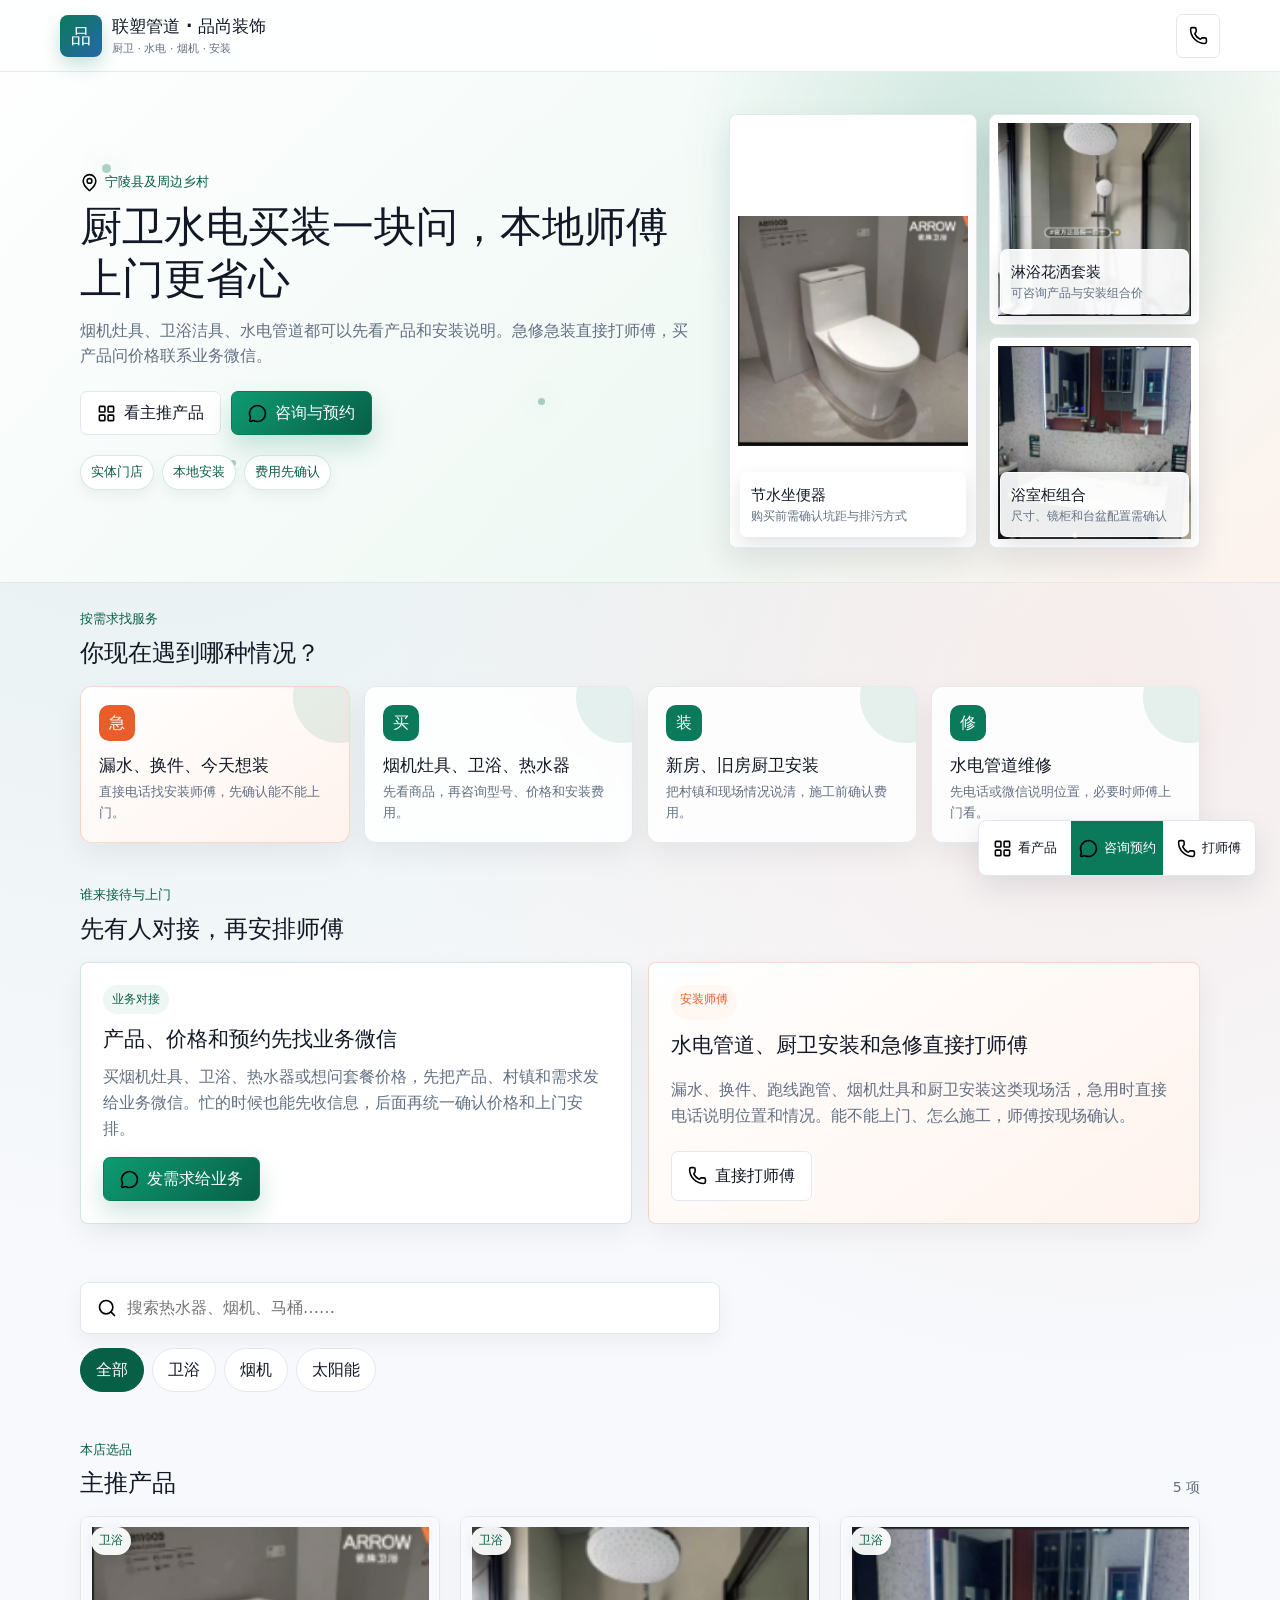
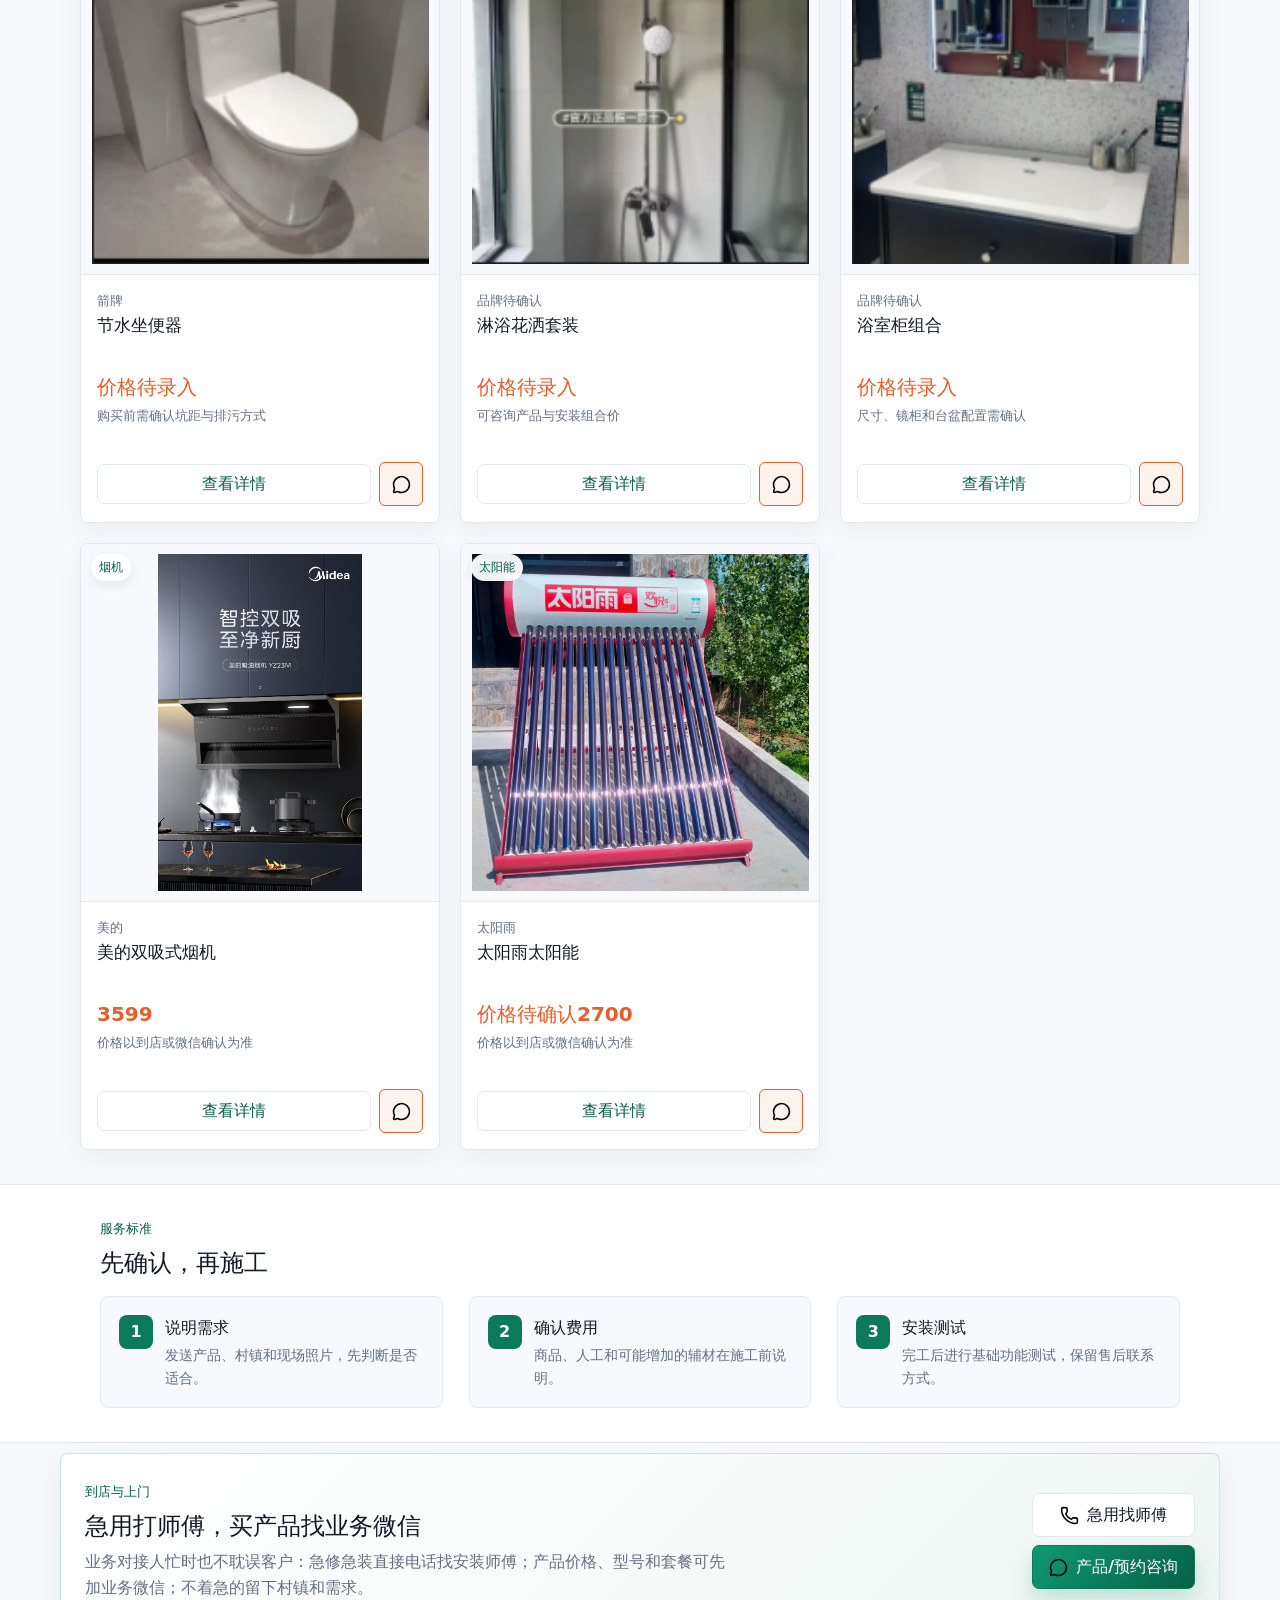
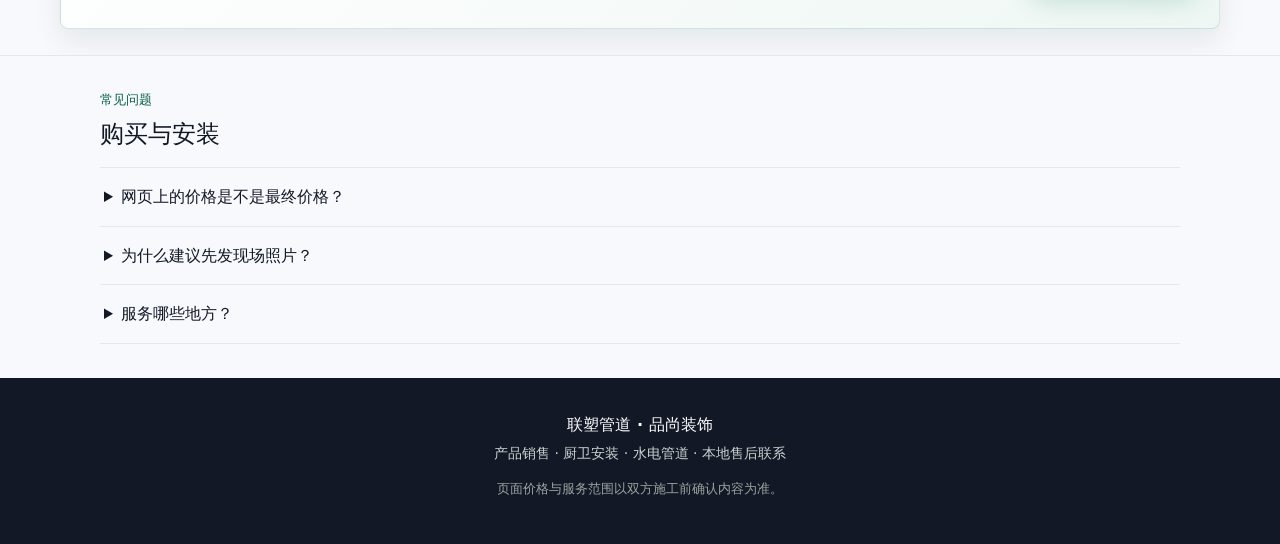
<file: index.html>
<!doctype html>
<html lang="zh-CN">
<head>
  <meta charset="utf-8">
  <meta name="viewport" content="width=device-width, initial-scale=1">
  <meta name="theme-color" content="#08765c">
  <meta name="description" content="联塑管道·品尚装饰，服务宁陵县及周边乡村，提供厨卫产品、水电管道、烟机灶具销售与安装服务。">
  <link rel="canonical" href="https://shop.reverser9n6h12.me/">
  <meta property="og:title" content="联塑管道 · 品尚装饰">
  <meta property="og:description" content="宁陵县及周边乡村厨卫水电产品、安装与售后服务。">
  <meta property="og:type" content="website">
  <meta property="og:site_name" content="品尚装饰">
  <meta property="og:url" content="https://shop.reverser9n6h12.me/">
  <meta property="og:image" content="https://shop.reverser9n6h12.me/assets/mobile-admin-icon-512.png">
  <meta property="og:image:secure_url" content="https://shop.reverser9n6h12.me/assets/mobile-admin-icon-512.png">
  <meta property="og:image:type" content="image/png">
  <meta property="og:image:width" content="512">
  <meta property="og:image:height" content="512">
  <meta name="twitter:card" content="summary">
  <meta name="twitter:title" content="联塑管道 · 品尚装饰">
  <meta name="twitter:description" content="宁陵县及周边乡村厨卫水电产品、安装与售后服务。">
  <meta name="twitter:image" content="https://shop.reverser9n6h12.me/assets/mobile-admin-icon-512.png">
  <link rel="image_src" href="https://shop.reverser9n6h12.me/assets/mobile-admin-icon-512.png">
  <title>联塑管道 · 品尚装饰</title>
  <link rel="icon" href="assets/icons/layout-grid.svg" type="image/svg+xml">
  <link rel="manifest" href="site.webmanifest">
  <link rel="apple-touch-icon" href="assets/mobile-admin-icon-192.png">
  <link rel="stylesheet" href="styles.css">
</head>
<body>
  <a class="skip-link" href="#products">跳到产品目录</a>

  <header class="site-header">
    <a class="brand" href="#top" aria-label="返回首页">
      <span class="brand-mark" aria-hidden="true">品</span>
      <span>
        <strong>联塑管道 · 品尚装饰</strong>
        <small>厨卫 · 水电 · 烟机 · 安装</small>
      </span>
    </a>
    <button class="icon-button" type="button" data-open-contact aria-label="联系店铺" title="联系店铺">
      <img src="assets/icons/phone.svg" alt="">
    </button>
  </header>

  <main id="top">
    <section class="service-intro" aria-labelledby="intro-title">
      <div class="hero-ambient" aria-hidden="true">
        <span></span>
        <span></span>
        <span></span>
        <span></span>
        <span></span>
      </div>
      <div class="service-intro__inner">
        <div class="hero-copy">
          <p class="eyebrow"><img src="assets/icons/map-pin.svg" alt="">宁陵县及周边乡村</p>
          <h1 id="intro-title">厨卫水电买装一块问，本地师傅上门更省心</h1>
          <p>烟机灶具、卫浴洁具、水电管道都可以先看产品和安装说明。急修急装直接打师傅，买产品问价格联系业务微信。</p>
          <div class="hero-actions">
            <a class="button button--secondary" href="#products">
              <img src="assets/icons/layout-grid.svg" alt="">
              看主推产品
            </a>
            <button class="button button--primary" type="button" data-open-contact>
              <img src="assets/icons/message-circle.svg" alt="">
              咨询与预约
            </button>
          </div>
          <div class="trust-strip" aria-label="服务特点">
            <span>实体门店</span>
            <span>本地安装</span>
            <span>费用先确认</span>
          </div>
        </div>
        <div class="hero-showcase" id="heroShowcase" aria-label="主推产品展示">
          <article class="showcase-card showcase-card--large">
            <img src="assets/products/water-heater.png" alt="热水器">
            <div>
              <strong>热水器</strong>
              <span>容量、线路、安装先确认</span>
            </div>
          </article>
          <article class="showcase-card">
            <img src="assets/products/gas-hob.png" alt="烟机灶具">
            <div>
              <strong>烟机灶具</strong>
              <span>气源与开孔要核对</span>
            </div>
          </article>
          <article class="showcase-card">
            <img src="assets/products/toilet.png" alt="卫浴坐便器">
            <div>
              <strong>卫浴</strong>
              <span>坑距、尺寸、配件看明白</span>
            </div>
          </article>
        </div>
      </div>
    </section>

    <section class="scenario-section" aria-labelledby="scenario-title">
      <div class="section-heading">
        <div>
          <p class="eyebrow">按需求找服务</p>
          <h2 id="scenario-title">你现在遇到哪种情况？</h2>
        </div>
      </div>
      <div class="scenario-grid">
        <a class="scenario-card scenario-card--urgent" href="tel:13781449660">
          <span>急</span>
          <strong>漏水、换件、今天想装</strong>
          <p>直接电话找安装师傅，先确认能不能上门。</p>
        </a>
        <button class="scenario-card" type="button" data-open-contact>
          <span>买</span>
          <strong>烟机灶具、卫浴、热水器</strong>
          <p>先看商品，再咨询型号、价格和安装费用。</p>
        </button>
        <button class="scenario-card" type="button" data-open-contact>
          <span>装</span>
          <strong>新房、旧房厨卫安装</strong>
          <p>把村镇和现场情况说清，施工前确认费用。</p>
        </button>
        <button class="scenario-card" type="button" data-open-contact>
          <span>修</span>
          <strong>水电管道维修</strong>
          <p>先电话或微信说明位置，必要时师傅上门看。</p>
        </button>
      </div>
    </section>

    <section class="section team-section" aria-labelledby="team-title">
      <div class="section-heading">
        <div>
          <p class="eyebrow">谁来接待与上门</p>
          <h2 id="team-title">先有人对接，再安排师傅</h2>
        </div>
      </div>
      <div class="team-grid">
        <article class="team-card">
          <span class="team-card__badge">业务对接</span>
          <h3>产品、价格和预约先找业务微信</h3>
          <p>买烟机灶具、卫浴、热水器或想问套餐价格，先把产品、村镇和需求发给业务微信。忙的时候也能先收信息，后面再统一确认价格和上门安排。</p>
          <button class="button button--primary" type="button" data-open-contact>
            <img src="assets/icons/message-circle.svg" alt="">
            发需求给业务
          </button>
        </article>
        <article class="team-card team-card--installer">
          <span class="team-card__badge">安装师傅</span>
          <h3>水电管道、厨卫安装和急修直接打师傅</h3>
          <p>漏水、换件、跑线跑管、烟机灶具和厨卫安装这类现场活，急用时直接电话说明位置和情况。能不能上门、怎么施工，师傅按现场确认。</p>
          <a class="button button--secondary" href="tel:13781449660">
            <img src="assets/icons/phone.svg" alt="">
            直接打师傅
          </a>
        </article>
      </div>
    </section>

    <section class="catalog-tools" aria-label="产品筛选">
      <label class="search-box">
        <img src="assets/icons/search.svg" alt="">
        <input id="productSearch" type="search" placeholder="搜索热水器、烟机、马桶……" autocomplete="off">
      </label>
      <div class="category-tabs" id="categoryTabs" role="tablist" aria-label="产品分类"></div>
    </section>

    <section class="section products-section" id="products" aria-labelledby="products-title">
      <div class="section-heading">
        <div>
          <p class="eyebrow">本店选品</p>
          <h2 id="products-title">主推产品</h2>
        </div>
        <span class="result-count" id="resultCount" aria-live="polite"></span>
      </div>
      <div class="product-grid" id="productGrid"></div>
      <div class="empty-state" id="emptyState" hidden>
        <strong>暂时没有匹配的产品</strong>
        <p>换个关键词，或直接联系店里说明需求。</p>
        <button class="button button--secondary" type="button" data-open-contact>联系/预约</button>
      </div>
    </section>

    <section class="section service-standard" aria-labelledby="standard-title">
      <div class="section-heading">
        <div>
          <p class="eyebrow">服务标准</p>
          <h2 id="standard-title">先确认，再施工</h2>
        </div>
      </div>
      <ol class="service-steps">
        <li>
          <span>1</span>
          <div><strong>说明需求</strong><p>发送产品、村镇和现场照片，先判断是否适合。</p></div>
        </li>
        <li>
          <span>2</span>
          <div><strong>确认费用</strong><p>商品、人工和可能增加的辅材在施工前说明。</p></div>
        </li>
        <li>
          <span>3</span>
          <div><strong>安装测试</strong><p>完工后进行基础功能测试，保留售后联系方式。</p></div>
        </li>
      </ol>
    </section>

    <section class="section case-section" id="cases" aria-labelledby="cases-title" hidden>
      <div class="section-heading">
        <div>
          <p class="eyebrow">完工记录</p>
          <h2 id="cases-title">真实安装案例</h2>
        </div>
      </div>
      <div class="case-grid" id="caseGrid"></div>
    </section>

    <section class="contact-band" aria-labelledby="contact-title">
      <div>
        <p class="eyebrow">到店与上门</p>
        <h2 id="contact-title">急用打师傅，买产品找业务微信</h2>
        <p>业务对接人忙时也不耽误客户：急修急装直接电话找安装师傅；产品价格、型号和套餐可先加业务微信；不着急的留下村镇和需求。</p>
      </div>
      <div class="contact-band__actions">
        <a class="button button--secondary" href="tel:13781449660">
          <img src="assets/icons/phone.svg" alt="">
          急用找师傅
        </a>
        <button class="button button--primary" type="button" data-open-contact>
          <img src="assets/icons/message-circle.svg" alt="">
          产品/预约咨询
        </button>
      </div>
    </section>

    <section class="section faq-section" aria-labelledby="faq-title">
      <div class="section-heading">
        <div>
          <p class="eyebrow">常见问题</p>
          <h2 id="faq-title">购买与安装</h2>
        </div>
      </div>
      <div class="faq-list">
        <details>
          <summary>网页上的价格是不是最终价格？</summary>
          <p>产品价格可以明确展示；安装价格还会受到距离、拆旧、打孔、管线长度和现场改造等因素影响。施工前会确认费用。</p>
        </details>
        <details>
          <summary>为什么建议先发现场照片？</summary>
          <p>安装位置、尺寸、旧设备和管线情况会影响选型。提前发照片可以减少买错型号和临时增加费用。</p>
        </details>
        <details>
          <summary>服务哪些地方？</summary>
          <p>主要服务宁陵县及其乡下村庄。较远村镇是否上门以及路费安排，请电话或微信确认。</p>
        </details>
      </div>
    </section>
  </main>

  <footer class="site-footer">
    <strong>联塑管道 · 品尚装饰</strong>
    <p>产品销售 · 厨卫安装 · 水电管道 · 本地售后联系</p>
    <p class="visit-stats" aria-label="网站浏览统计">
      <span id="busuanzi_container_site_pv" style="display: none;">累计浏览 <b id="busuanzi_value_site_pv">0</b> 次</span>
      <span id="busuanzi_container_site_uv" style="display: none;">访客 <b id="busuanzi_value_site_uv">0</b> 人</span>
    </p>
    <small>页面价格与服务范围以双方施工前确认内容为准。</small>
  </footer>

  <nav class="mobile-actions" aria-label="快捷联系">
    <a href="#products">
      <img src="assets/icons/layout-grid.svg" alt="">
      <span>看产品</span>
    </a>
    <button type="button" data-open-contact>
      <img src="assets/icons/message-circle.svg" alt="">
      <span>咨询预约</span>
    </button>
    <a href="tel:13781449660">
      <img src="assets/icons/phone.svg" alt="">
      <span>打师傅</span>
    </a>
  </nav>

  <dialog class="product-dialog" id="productDialog" aria-labelledby="productDialogTitle">
    <button class="dialog-close icon-button" type="button" data-close-dialog aria-label="关闭产品详情" title="关闭">
      <img src="assets/icons/x.svg" alt="">
    </button>
    <div id="productDialogContent"></div>
  </dialog>

  <dialog class="contact-dialog" id="contactDialog" aria-labelledby="contactDialogTitle">
    <button class="dialog-close icon-button" type="button" data-close-dialog aria-label="关闭联系窗口" title="关闭">
      <img src="assets/icons/x.svg" alt="">
    </button>
    <div class="contact-dialog__content">
      <p class="eyebrow">咨询与预约</p>
      <h2 id="contactDialogTitle">联系联塑管道 · 品尚装饰</h2>
      <p class="dialog-lead">按情况选路：急修急装直接打安装师傅；买产品、问价格找业务微信；不着急就复制预约信息发给店里，方便后续回电。</p>

      <div class="contact-paths" aria-label="联系分流">
        <a class="contact-path contact-path--urgent" href="tel:13781449660">
          <span>急修 / 急装</span>
          <strong>直接打安装师傅</strong>
          <small>适合漏水、换件、今天就想装</small>
        </a>
        <button class="contact-path" type="button" data-copy-open-wechat>
          <span>买产品 / 问价格</span>
          <strong>复制后加业务微信</strong>
          <small>适合烟机灶具、卫浴、热水器</small>
        </button>
        <button class="contact-path" type="button" data-focus-inquiry>
          <span>不着急</span>
          <strong>留下村镇和需求</strong>
          <small>店里有空后回电确认</small>
        </button>
      </div>

      <div class="phone-list">
        <a href="tel:13781449660"><img src="assets/icons/phone.svg" alt=""><span><small>安装师傅 / 急修急装</small>137 8144 9660</span></a>
        <a href="tel:15836485998"><img src="assets/icons/phone.svg" alt=""><span><small>业务咨询 / 产品价格</small>158 3648 5998</span></a>
      </div>

      <div class="wechat-panel" id="wechatPanel" hidden>
        <div class="qr-placeholder" id="qrPlaceholder" aria-label="业务微信二维码待上传">
          <img src="assets/icons/qr-code.svg" alt="">
          <span>业务微信二维码待上传</span>
        </div>
        <div>
          <strong>业务微信</strong>
          <p id="wechatHelp">微信内长按二维码可识别添加；如果填写了微信号，也可以一键复制后到微信搜索。</p>
          <div class="wechat-actions" id="wechatActions" hidden>
            <span id="wechatIdText"></span>
            <button class="button button--quiet" id="copyWechatButton" type="button" data-copy-wechat>复制微信号</button>
            <a class="button button--quiet" id="qrImageButton" target="_blank" rel="noopener" hidden>打开二维码大图</a>
            <a class="button button--quiet" id="wechatLinkButton" rel="noopener" hidden>打开微信咨询</a>
          </div>
        </div>
      </div>

      <form class="inquiry-form" id="inquiryForm">
        <p class="form-intro">把村镇和需求写清楚，点复制后发给业务微信；急用请直接拨打安装师傅电话。</p>
        <label>意向产品<input id="inquiryProduct" name="product" type="text" readonly></label>
        <label>所在村镇<input id="inquiryVillage" name="village" type="text" placeholder="例如：宁陵县XX乡XX村"></label>
        <label>需求说明<textarea id="inquiryNeed" name="need" rows="3" placeholder="例如：旧热水器更换，需要拆旧"></textarea></label>
        <div class="inquiry-actions">
          <button class="button button--primary" type="button" data-copy-open-wechat><img src="assets/icons/message-circle.svg" alt=""><span id="copyOpenWechatLabel">复制后加业务微信</span></button>
          <button class="button button--secondary" type="submit"><img src="assets/icons/copy.svg" alt="">只复制预约信息</button>
        </div>
        <p class="contact-method-note">微信个人号通常需要扫码或搜索添加；复制后粘贴给业务微信即可，急用可直接打安装师傅电话。</p>
        <p class="copy-status" id="copyStatus" role="status" aria-live="polite"></p>
      </form>
    </div>
  </dialog>

  <div class="site-toast" id="siteToast" role="status" aria-live="polite" hidden></div>

  <script src="data.js"></script>
  <script src="app.js"></script>
  <script>
    if ("serviceWorker" in navigator) {
      window.addEventListener("load", () => {
        navigator.serviceWorker.register("./site-sw.js").catch(() => {});
      });
    }
  </script>
  <script async src="https://busuanzi.ibruce.info/busuanzi/2.3/busuanzi.pure.mini.js"></script>
</body>
</html>
</file>
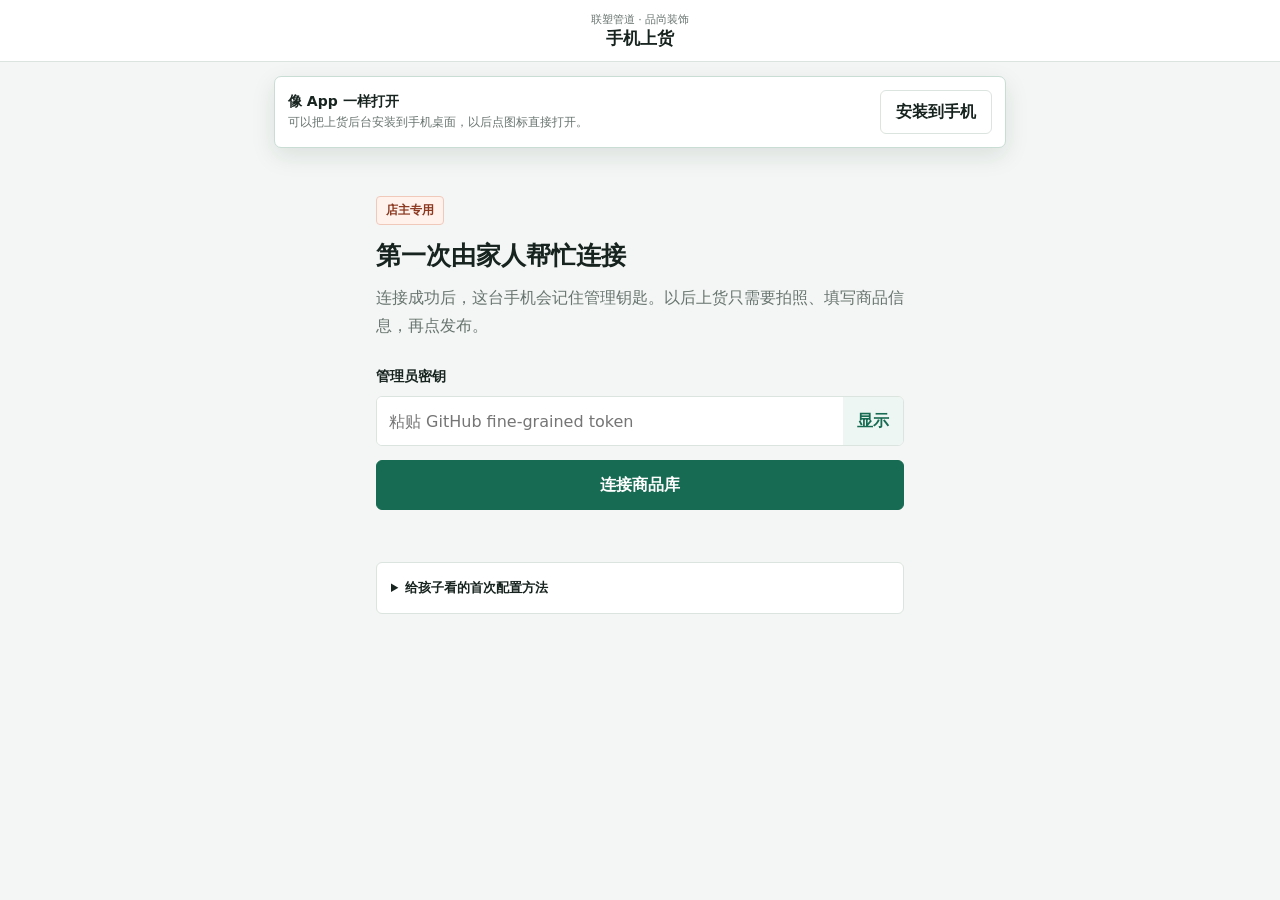
<file: mobile-admin.html>
<!doctype html>
<html lang="zh-CN">
<head>
  <meta charset="utf-8">
  <meta name="viewport" content="width=device-width, initial-scale=1, viewport-fit=cover">
  <meta name="robots" content="noindex, nofollow">
  <meta name="theme-color" content="#176b52">
  <meta name="application-name" content="品尚上货">
  <meta name="apple-mobile-web-app-capable" content="yes">
  <meta name="apple-mobile-web-app-title" content="品尚上货">
  <meta name="apple-mobile-web-app-status-bar-style" content="default">
  <title>手机上货｜联塑管道 · 品尚装饰</title>
  <link rel="manifest" href="mobile-admin.webmanifest">
  <link rel="apple-touch-icon" href="assets/mobile-admin-icon-192.png">
  <link rel="stylesheet" href="mobile-admin.css">
</head>
<body>
  <header class="topbar">
    <button class="back-button" id="backButton" type="button" hidden aria-label="返回商品列表">&#8592;</button>
    <div class="topbar__title">
      <span>联塑管道 · 品尚装饰</span>
      <strong id="pageTitle">手机上货</strong>
    </div>
    <button class="text-button" id="settingsButton" type="button" hidden>设置</button>
  </header>

  <main>
    <section class="install-tip" id="installTip" hidden>
      <div>
        <strong>像 App 一样打开</strong>
        <p id="installHint">添加到手机桌面后，以后点“品尚上货”图标就能上货。</p>
      </div>
      <button class="secondary-button" id="installAppButton" type="button">安装到手机</button>
    </section>

    <section class="setup" id="setupView">
      <div class="setup__mark">店主专用</div>
      <h1>第一次由家人帮忙连接</h1>
      <p>连接成功后，这台手机会记住管理钥匙。以后上货只需要拍照、填写商品信息，再点发布。</p>

      <form class="setup-form" id="setupForm">
        <label for="tokenInput">管理员密钥</label>
        <div class="secret-field">
          <input id="tokenInput" type="password" autocomplete="off" autocapitalize="off" spellcheck="false" placeholder="粘贴 GitHub fine-grained token">
          <button id="toggleTokenButton" type="button">显示</button>
        </div>
        <button class="primary-button primary-button--large" id="connectButton" type="submit">连接商品库</button>
      </form>

      <div class="message" id="setupMessage" role="status" aria-live="polite"></div>

      <details class="setup-help">
        <summary>给孩子看的首次配置方法</summary>
        <ol>
          <li>登录店铺所用的 GitHub 账号，创建 fine-grained token。</li>
          <li>仓库只选 <code>pinshang</code>，权限只开 <code>Contents: Read and write</code>。</li>
          <li>把生成的密钥粘贴到上面并连接。不要把密钥发给别人或写进源码。</li>
        </ol>
        <a href="https://github.com/settings/personal-access-tokens/new" target="_blank" rel="noreferrer">打开 GitHub 密钥设置</a>
      </details>
    </section>

    <section class="catalog" id="catalogView" hidden>
      <div class="catalog-actions">
        <label class="search-box">
          <span class="sr-only">搜索商品</span>
          <input id="searchInput" type="search" placeholder="搜索商品名、品牌或型号">
        </label>
        <button class="primary-button" id="addButton" type="button">+ 新增商品</button>
      </div>

      <div class="sync-line">
        <span id="accountLabel">已连接</span>
        <button class="link-button" id="reloadButton" type="button">刷新商品</button>
      </div>

      <div class="product-list" id="productList"></div>
      <div class="empty-state" id="emptyState" hidden>没有找到商品</div>
    </section>

    <section class="editor" id="editorView" hidden>
      <form id="productForm">
        <section class="form-section form-section--photos">
          <div class="section-heading">
            <div>
              <h2>商品照片</h2>
              <p>第一张会作为商品主图，最多 6 张</p>
            </div>
            <label class="upload-button">
              拍照 / 选图
              <input id="photoInput" type="file" accept="image/*" multiple>
            </label>
          </div>
          <div class="photo-list" id="photoList"></div>
        </section>

        <section class="form-section">
          <h2>基本信息</h2>
          <div class="field-grid">
            <label class="field field--wide">商品名称<span>*</span>
              <input id="nameInput" type="text" required placeholder="例如：美的 60L 电热水器">
            </label>
            <label class="field">分类<span>*</span>
              <input id="categoryInput" type="text" list="categoryOptions" required placeholder="选择或输入分类">
            </label>
            <label class="field">价格
              <input id="priceInput" type="text" inputmode="decimal" placeholder="例如：899元">
            </label>
            <label class="field">品牌
              <input id="brandInput" type="text" placeholder="例如：美的">
            </label>
            <label class="field">型号
              <input id="modelInput" type="text" placeholder="照包装填写">
            </label>
            <label class="field field--wide">一句话介绍
              <textarea id="descriptionInput" rows="3" placeholder="这款商品适合什么家庭、有什么特点"></textarea>
            </label>
            <label class="field field--wide">价格说明
              <input id="priceNoteInput" type="text" placeholder="例如：价格以到店或微信确认为准">
            </label>
            <label class="field field--wide">视频地址
              <input id="videoUrlInput" type="text" placeholder="https://... 或 assets/products/demo.mp4">
            </label>
            <label class="upload-button upload-button--video">
              选择视频
              <input id="videoInput" type="file" accept="video/mp4,video/webm,video/ogg">
            </label>
            <button class="secondary-button" id="clearVideoButton" type="button">清空视频</button>
            <label class="field">视频封面
              <input id="videoCoverInput" type="text" placeholder="不填默认用主图">
            </label>
            <label class="field field--wide">视频介绍
              <textarea id="videoIntroInput" rows="2" placeholder="视频里展示的重点，不填也能发布"></textarea>
            </label>
          </div>
        </section>

        <details class="form-section advanced-section">
          <summary>
            <span><strong>详细介绍与参数</strong><small>有资料时再填，不填也能发布</small></span>
            <span>展开</span>
          </summary>
          <div class="advanced-fields">
            <label class="field">商品卖点 <small>一行写一个</small>
              <textarea id="sellingPointsInput" rows="5" placeholder="大风量，适合经常爆炒&#10;支持手势控制"></textarea>
            </label>
            <label class="field">规格参数 <small>一行一个，格式：参数=内容</small>
              <textarea id="specsInput" rows="6" placeholder="容量=60L&#10;额定功率=2200W"></textarea>
            </label>
            <label class="field">购买前说明 <small>一行写一个</small>
              <textarea id="buyingGuideInput" rows="4"></textarea>
            </label>
            <label class="field">安装前确认 <small>一行写一个</small>
              <textarea id="installCheckInput" rows="4"></textarea>
            </label>
            <label class="field">基础安装包含 <small>一行写一个</small>
              <textarea id="includedInput" rows="4"></textarea>
            </label>
            <label class="field">可能另外收费 <small>一行写一个</small>
              <textarea id="extrasInput" rows="4"></textarea>
            </label>
            <label class="field">常见问题 <small>一行一个，格式：问题=回答</small>
              <textarea id="faqsInput" rows="5"></textarea>
            </label>
            <label class="field">注意事项
              <textarea id="noticeInput" rows="3"></textarea>
            </label>
          </div>
        </details>

        <div class="danger-zone" id="dangerZone">
          <button class="danger-button" id="deleteButton" type="button">删除这个商品</button>
        </div>

        <div class="publish-bar">
          <div class="publish-message" id="publishMessage" role="status" aria-live="polite"></div>
          <button class="primary-button primary-button--publish" id="publishButton" type="submit">发布到网站</button>
        </div>
      </form>
    </section>

    <section class="settings" id="settingsView" hidden>
      <h1>管理设置</h1>
      <div class="settings-row">
        <span>商品仓库</span>
        <strong>shi3435254161-lgtm / pinshang</strong>
      </div>
      <div class="settings-row">
        <span>当前账号</span>
        <strong id="settingsAccount">-</strong>
      </div>
      <a class="secondary-button" href="https://shop.reverser9n6h12.me/" target="_blank" rel="noreferrer">查看客户网站</a>
      <button class="danger-button danger-button--block" id="disconnectButton" type="button">清除这台手机的管理权限</button>
      <p class="settings-note">管理密钥只保存在当前浏览器。清除浏览器数据、换手机或密钥到期后，需要重新连接。</p>
    </section>
  </main>

  <datalist id="categoryOptions"></datalist>
  <script src="mobile-admin.js"></script>
</body>
</html>
</file>
<file: styles.css>
:root {
  --ink: #121826;
  --muted: #637083;
  --line: #e3e8ef;
  --surface: #f7f9fc;
  --surface-strong: #eef7f3;
  --white: #ffffff;
  --primary: #0b7a5a;
  --primary-dark: #075f46;
  --accent: #e85d2a;
  --accent-soft: #fff3ed;
  --blue: #2667a8;
  --gold: #b7791f;
  --shadow: 0 12px 30px rgba(18, 24, 38, 0.1);
  --shadow-lift: 0 18px 42px rgba(18, 24, 38, 0.14);
  --ease-out: cubic-bezier(0.2, 0.8, 0.2, 1);
  --soft-glow: 0 18px 50px rgba(8, 118, 92, 0.16);
  color-scheme: light;
  font-family: "Microsoft YaHei", "PingFang SC", system-ui, sans-serif;
  font-size: 16px;
  font-synthesis: none;
  letter-spacing: 0;
}

* {
  box-sizing: border-box;
}

html {
  scroll-behavior: smooth;
}

body {
  margin: 0;
  min-width: 320px;
  color: var(--ink);
  background:
    radial-gradient(circle at 12% 8%, rgba(11, 122, 90, 0.08), transparent 26%),
    radial-gradient(circle at 86% 18%, rgba(232, 93, 42, 0.08), transparent 22%),
    var(--surface);
  line-height: 1.6;
}

button,
input,
textarea {
  font: inherit;
  letter-spacing: 0;
}

button,
a {
  -webkit-tap-highlight-color: transparent;
}

button {
  color: inherit;
}

a {
  color: inherit;
  text-decoration: none;
}

img {
  display: block;
  max-width: 100%;
}

h1,
h2,
h3,
p {
  margin-top: 0;
}

h1,
h2,
h3 {
  line-height: 1.25;
  letter-spacing: 0;
}

.skip-link {
  position: fixed;
  top: 8px;
  left: 8px;
  z-index: 100;
  padding: 8px 12px;
  color: var(--white);
  background: var(--ink);
  transform: translateY(-150%);
}

.skip-link:focus {
  transform: translateY(0);
}

@keyframes fade-up {
  from {
    opacity: 0;
    transform: translateY(10px);
  }

  to {
    opacity: 1;
    transform: translateY(0);
  }
}

@keyframes dialog-in {
  from {
    opacity: 0;
    transform: translateY(16px) scale(0.98);
  }

  to {
    opacity: 1;
    transform: translateY(0) scale(1);
  }
}

@keyframes backdrop-in {
  from {
    opacity: 0;
  }

  to {
    opacity: 1;
  }
}

@keyframes tap-ripple {
  from {
    opacity: 0.32;
    transform: translate(-50%, -50%) scale(0);
  }

  to {
    opacity: 0;
    transform: translate(-50%, -50%) scale(1);
  }
}

@keyframes status-pop {
  from {
    opacity: 0;
    transform: translateY(4px);
  }

  to {
    opacity: 1;
    transform: translateY(0);
  }
}

@keyframes float-dot {
  0%,
  100% {
    opacity: 0.34;
    transform: translate3d(0, 0, 0) scale(1);
  }

  50% {
    opacity: 0.82;
    transform: translate3d(14px, -18px, 0) scale(1.18);
  }
}

@keyframes soft-shine {
  from {
    transform: translateX(-130%) skewX(-18deg);
  }

  to {
    transform: translateX(150%) skewX(-18deg);
  }
}

.site-header {
  position: sticky;
  top: 0;
  z-index: 20;
  display: flex;
  align-items: center;
  justify-content: space-between;
  min-height: 72px;
  padding: 12px max(16px, calc((100% - 1160px) / 2));
  border-bottom: 1px solid rgba(227, 232, 239, 0.92);
  background: rgba(255, 255, 255, 0.94);
  backdrop-filter: blur(12px);
}

.brand {
  display: inline-flex;
  align-items: center;
  min-width: 0;
  gap: 10px;
}

.brand-mark {
  display: grid;
  flex: 0 0 42px;
  width: 42px;
  height: 42px;
  place-items: center;
  border-radius: 8px;
  color: var(--white);
  background: linear-gradient(135deg, var(--primary), var(--blue));
  font-size: 20px;
  font-weight: 800;
  box-shadow: 0 8px 18px rgba(8, 118, 92, 0.22);
}

.brand strong,
.brand small {
  display: block;
}

.brand strong {
  overflow: hidden;
  font-size: 17px;
  text-overflow: ellipsis;
  white-space: nowrap;
}

.brand small {
  color: var(--muted);
  font-size: 11px;
}

.icon-button {
  position: relative;
  display: inline-grid;
  flex: 0 0 44px;
  width: 44px;
  height: 44px;
  padding: 0;
  place-items: center;
  border: 1px solid var(--line);
  border-radius: 6px;
  background: var(--white);
  cursor: pointer;
  overflow: hidden;
  transition: background 160ms var(--ease-out), border-color 160ms var(--ease-out), box-shadow 160ms var(--ease-out), transform 160ms var(--ease-out);
}

.icon-button:hover {
  border-color: var(--primary);
  background: var(--surface);
  transform: translateY(-1px);
  box-shadow: 0 8px 18px rgba(23, 33, 30, 0.1);
}

.icon-button:active {
  transform: translateY(0) scale(0.97);
}

.icon-button img,
.button img,
.eyebrow img,
.mobile-actions img,
.phone-list img,
.safety-note > img {
  width: 19px;
  height: 19px;
}

.icon-button--accent {
  border-color: var(--accent);
  background: var(--accent-soft);
}

.service-intro {
  position: relative;
  overflow: hidden;
  border-bottom: 1px solid var(--line);
  background:
    linear-gradient(135deg, rgba(255, 255, 255, 0.96) 0%, rgba(239, 249, 244, 0.94) 62%, rgba(255, 243, 237, 0.86) 100%);
  isolation: isolate;
}

.service-intro::before {
  position: absolute;
  inset: -18% -10% auto 45%;
  z-index: -2;
  height: 360px;
  border-radius: 999px;
  background: radial-gradient(circle, rgba(11, 122, 90, 0.16), transparent 68%);
  content: "";
  filter: blur(8px);
}

.hero-ambient {
  position: absolute;
  inset: 0;
  z-index: -1;
  pointer-events: none;
  overflow: hidden;
}

.hero-ambient span {
  position: absolute;
  width: 9px;
  height: 9px;
  border-radius: 999px;
  background: rgba(11, 122, 90, 0.34);
  box-shadow: 0 0 24px rgba(11, 122, 90, 0.32);
  animation: float-dot 7s var(--ease-out) infinite;
}

.hero-ambient span:nth-child(1) {
  top: 18%;
  left: 8%;
}

.hero-ambient span:nth-child(2) {
  top: 64%;
  left: 42%;
  width: 7px;
  height: 7px;
  animation-delay: -2s;
}

.hero-ambient span:nth-child(3) {
  top: 24%;
  right: 18%;
  background: rgba(232, 93, 42, 0.34);
  box-shadow: 0 0 24px rgba(232, 93, 42, 0.26);
  animation-delay: -4s;
}

.hero-ambient span:nth-child(4) {
  right: 9%;
  bottom: 18%;
  width: 12px;
  height: 12px;
  animation-delay: -1s;
}

.hero-ambient span:nth-child(5) {
  top: 76%;
  left: 18%;
  width: 6px;
  height: 6px;
  animation-delay: -5s;
}

.service-intro__inner {
  display: grid;
  align-items: center;
  justify-content: space-between;
  max-width: 1160px;
  margin: 0 auto;
  padding: 42px 20px 34px;
  grid-template-columns: minmax(0, 1.02fr) minmax(360px, 0.78fr);
  gap: 34px;
}

.service-intro h1 {
  max-width: 720px;
  margin-bottom: 12px;
  font-size: 42px;
  letter-spacing: 0;
}

.service-intro p:not(.eyebrow) {
  max-width: 680px;
  margin-bottom: 0;
  color: var(--muted);
}

.hero-copy {
  min-width: 0;
}

.hero-actions {
  display: flex;
  flex-wrap: wrap;
  margin-top: 22px;
  gap: 10px;
}

.trust-strip {
  display: flex;
  flex-wrap: wrap;
  margin-top: 20px;
  gap: 8px;
}

.trust-strip span {
  padding: 6px 10px;
  border: 1px solid rgba(11, 122, 90, 0.16);
  border-radius: 999px;
  color: var(--primary-dark);
  background: #ffffff;
  font-size: 13px;
  font-weight: 800;
  box-shadow: 0 6px 14px rgba(18, 24, 38, 0.05);
}

.hero-showcase {
  display: grid;
  align-items: stretch;
  grid-template-columns: 1.08fr 0.92fr;
  gap: 12px;
}

.showcase-card {
  position: relative;
  display: grid;
  width: 100%;
  min-height: 156px;
  padding: 0;
  overflow: hidden;
  border: 1px solid var(--line);
  border-radius: 8px;
  color: var(--ink);
  background: var(--white);
  box-shadow: 0 14px 32px rgba(18, 24, 38, 0.1);
  text-align: left;
  cursor: pointer;
  transition: border-color 180ms var(--ease-out), box-shadow 180ms var(--ease-out), transform 180ms var(--ease-out);
}

.showcase-card:hover {
  border-color: rgba(11, 122, 90, 0.36);
  box-shadow: var(--shadow-lift);
  transform: translateY(-2px);
}

.showcase-card:active {
  transform: translateY(0) scale(0.99);
}

.showcase-card--large {
  min-height: 324px;
  grid-row: span 2;
}

.showcase-card img {
  width: 100%;
  height: 100%;
  min-height: 156px;
  object-fit: contain;
  object-position: center;
  padding: 8px;
  background: var(--white);
}

.showcase-card--large img {
  min-height: 324px;
}

.showcase-card div {
  position: absolute;
  right: 10px;
  bottom: 10px;
  left: 10px;
  padding: 10px;
  border: 1px solid rgba(255, 255, 255, 0.72);
  border-radius: 7px;
  background: rgba(255, 255, 255, 0.92);
  box-shadow: 0 8px 20px rgba(18, 24, 38, 0.12);
}

.showcase-card strong,
.showcase-card span {
  display: block;
}

.showcase-card strong {
  font-size: 15px;
}

.showcase-card span {
  color: var(--muted);
  font-size: 12px;
}

.eyebrow {
  display: flex;
  align-items: center;
  margin-bottom: 8px;
  gap: 6px;
  color: var(--primary-dark);
  font-size: 13px;
  font-weight: 800;
}

.button {
  position: relative;
  display: inline-flex;
  align-items: center;
  justify-content: center;
  min-height: 44px;
  padding: 10px 16px;
  border: 1px solid transparent;
  border-radius: 7px;
  gap: 8px;
  font-weight: 700;
  line-height: 1.25;
  text-align: center;
  cursor: pointer;
  overflow: hidden;
  transition: background 160ms var(--ease-out), border-color 160ms var(--ease-out), color 160ms var(--ease-out), box-shadow 160ms var(--ease-out), transform 160ms var(--ease-out);
}

.button::after {
  position: absolute;
  inset: 0 auto 0 -40%;
  width: 34%;
  background: linear-gradient(90deg, transparent, rgba(255, 255, 255, 0.36), transparent);
  content: "";
  opacity: 0;
  pointer-events: none;
  transform: translateX(-130%) skewX(-18deg);
}

.button:hover {
  transform: translateY(-1px);
  box-shadow: 0 8px 18px rgba(23, 33, 30, 0.1);
}

.button:hover::after {
  opacity: 1;
  animation: soft-shine 760ms var(--ease-out);
}

.button:active {
  transform: translateY(0) scale(0.98);
}

.button--primary {
  color: var(--white);
  border-color: var(--primary);
  background: linear-gradient(135deg, #0e9b72, var(--primary-dark));
  box-shadow: 0 12px 26px rgba(11, 122, 90, 0.2);
}

.button--primary:hover {
  border-color: var(--primary-dark);
  background: linear-gradient(180deg, var(--primary), var(--primary-dark));
}

.button--secondary {
  color: var(--ink);
  border-color: var(--line);
  background: var(--white);
}

.button--secondary:hover,
.button--quiet:hover {
  border-color: var(--primary);
  color: var(--primary-dark);
}

.button--quiet {
  min-height: 40px;
  padding: 8px 12px;
  color: var(--primary-dark);
  border-color: var(--line);
  background: var(--white);
}

.catalog-tools,
.section,
.contact-band,
.scenario-section {
  max-width: 1160px;
  margin: 0 auto;
}

.scenario-section {
  padding: 26px 20px 8px;
}

.scenario-grid {
  display: grid;
  grid-template-columns: repeat(4, minmax(0, 1fr));
  gap: 14px;
}

.scenario-card {
  position: relative;
  display: grid;
  min-width: 0;
  min-height: 142px;
  padding: 18px;
  overflow: hidden;
  border: 1px solid rgba(227, 232, 239, 0.9);
  border-radius: 12px;
  color: var(--ink);
  background: rgba(255, 255, 255, 0.86);
  box-shadow: 0 12px 28px rgba(18, 24, 38, 0.06);
  text-align: left;
  cursor: pointer;
  backdrop-filter: blur(10px);
  transition: border-color 180ms var(--ease-out), box-shadow 180ms var(--ease-out), transform 180ms var(--ease-out);
}

.scenario-card::before {
  position: absolute;
  top: -36px;
  right: -36px;
  width: 92px;
  height: 92px;
  border-radius: 999px;
  background: rgba(11, 122, 90, 0.1);
  content: "";
}

.scenario-card:hover {
  border-color: rgba(11, 122, 90, 0.32);
  box-shadow: var(--soft-glow);
  transform: translateY(-3px);
}

.scenario-card:active {
  transform: translateY(0) scale(0.99);
}

.scenario-card--urgent {
  border-color: rgba(232, 93, 42, 0.22);
  background: linear-gradient(145deg, #ffffff, var(--accent-soft));
}

.scenario-card span {
  display: grid;
  width: 36px;
  height: 36px;
  margin-bottom: 14px;
  place-items: center;
  border-radius: 10px;
  color: var(--white);
  background: var(--primary);
  font-weight: 900;
}

.scenario-card--urgent span {
  background: var(--accent);
}

.scenario-card strong {
  margin-bottom: 6px;
  font-size: 17px;
  line-height: 1.28;
}

.scenario-card p {
  margin-bottom: 0;
  color: var(--muted);
  font-size: 13px;
}

.team-section {
  padding-top: 26px;
  padding-bottom: 18px;
}

.team-grid {
  display: grid;
  grid-template-columns: repeat(2, minmax(0, 1fr));
  gap: 16px;
}

.team-card {
  display: grid;
  min-width: 0;
  padding: 22px;
  border: 1px solid rgba(11, 122, 90, 0.18);
  border-radius: 8px;
  gap: 12px;
  background: #ffffff;
  box-shadow: 0 10px 28px rgba(18, 24, 38, 0.06);
}

.team-card--installer {
  border-color: rgba(232, 93, 42, 0.22);
  background: linear-gradient(145deg, #ffffff, var(--accent-soft));
}

.team-card__badge {
  width: fit-content;
  padding: 5px 9px;
  border-radius: 999px;
  color: var(--primary-dark);
  background: var(--surface-strong);
  font-size: 12px;
  font-weight: 800;
}

.team-card--installer .team-card__badge {
  color: var(--accent);
  background: #fff7f2;
}

.team-card h3 {
  margin-bottom: 0;
  font-size: 21px;
}

.team-card p {
  margin-bottom: 4px;
  color: var(--muted);
}

.team-card .button {
  width: fit-content;
}

.catalog-tools {
  display: grid;
  padding: 24px 20px 8px;
  gap: 12px;
}

.search-box {
  display: flex;
  align-items: center;
  width: min(100%, 640px);
  min-height: 52px;
  padding: 0 16px;
  border: 1px solid var(--line);
  border-radius: 8px;
  gap: 10px;
  background: var(--white);
  box-shadow: 0 8px 22px rgba(18, 24, 38, 0.05);
}

.search-box:focus-within {
  border-color: var(--primary);
  box-shadow: 0 0 0 3px rgba(8, 118, 92, 0.12);
}

.search-box img {
  width: 20px;
  height: 20px;
}

.search-box input {
  width: 100%;
  min-width: 0;
  padding: 11px 0;
  border: 0;
  outline: 0;
  color: var(--ink);
  background: transparent;
}

.category-tabs {
  display: flex;
  overflow-x: auto;
  padding: 2px 0 6px;
  gap: 8px;
  scrollbar-width: none;
}

.category-tabs::-webkit-scrollbar {
  display: none;
}

.category-tabs button {
  position: relative;
  flex: 0 0 auto;
  min-height: 40px;
  padding: 8px 15px;
  border: 1px solid var(--line);
  border-radius: 999px;
  background: var(--white);
  cursor: pointer;
  overflow: hidden;
  transition: background 160ms var(--ease-out), border-color 160ms var(--ease-out), color 160ms var(--ease-out), transform 160ms var(--ease-out), box-shadow 160ms var(--ease-out);
}

.category-tabs button:hover {
  transform: translateY(-1px);
  box-shadow: 0 6px 14px rgba(23, 33, 30, 0.08);
}

.category-tabs button:active {
  transform: translateY(0) scale(0.97);
}

.category-tabs button[aria-selected="true"] {
  color: var(--white);
  border-color: var(--primary-dark);
  background: var(--primary-dark);
}

.section {
  padding: 34px 20px;
}

.section-heading {
  display: flex;
  align-items: flex-end;
  justify-content: space-between;
  margin-bottom: 18px;
  gap: 20px;
}

.section-heading h2,
.contact-band h2 {
  margin-bottom: 0;
  font-size: 24px;
}

.result-count {
  color: var(--muted);
  font-size: 14px;
}

.product-grid {
  display: grid;
  grid-template-columns: repeat(3, minmax(0, 1fr));
  gap: 20px;
}

.product-card {
  position: relative;
  min-width: 0;
  overflow: hidden;
  border: 1px solid var(--line);
  border-radius: 8px;
  background: var(--white);
  animation: fade-up 280ms var(--ease-out) both;
  transition: border-color 180ms var(--ease-out), box-shadow 180ms var(--ease-out), transform 180ms var(--ease-out);
  box-shadow: 0 8px 24px rgba(18, 24, 38, 0.05);
}

.product-card::before {
  position: absolute;
  inset: 0;
  z-index: 1;
  background: linear-gradient(120deg, transparent 30%, rgba(255, 255, 255, 0.42), transparent 70%);
  content: "";
  opacity: 0;
  pointer-events: none;
  transform: translateX(-120%);
  transition: opacity 180ms var(--ease-out);
}

.product-card:hover {
  border-color: rgba(8, 118, 92, 0.38);
  box-shadow: var(--shadow-lift);
  transform: translateY(-3px);
}

.product-card:hover::before {
  opacity: 1;
  animation: soft-shine 900ms var(--ease-out);
}

.product-card__image {
  position: relative;
  display: block;
  width: 100%;
  padding: 0;
  overflow: hidden;
  border: 0;
  border-bottom: 1px solid var(--line);
  aspect-ratio: 1 / 1;
  background: var(--surface);
  cursor: pointer;
  isolation: isolate;
}

.product-card__image img {
  width: 100%;
  height: 100%;
  object-fit: contain;
  object-position: center;
  padding: 10px;
  transition: transform 180ms ease;
}

.product-card__image:hover img {
  transform: scale(1.025);
}

.product-card__image span {
  position: absolute;
  top: 10px;
  left: 10px;
  z-index: 2;
  padding: 4px 8px;
  border-radius: 999px;
  color: var(--primary-dark);
  background: rgba(255, 255, 255, 0.94);
  font-size: 12px;
  font-weight: 700;
  box-shadow: 0 4px 12px rgba(18, 24, 38, 0.08);
}

.product-card__body {
  padding: 16px;
}

.product-brand,
.product-note,
.detail-model {
  color: var(--muted);
  font-size: 13px;
}

.product-brand {
  margin-bottom: 3px;
}

.product-card h3 {
  min-height: 46px;
  margin-bottom: 10px;
  font-size: 17px;
}

.product-price {
  margin-bottom: 3px;
  color: var(--accent);
  font-size: 20px;
  font-weight: 800;
}

.product-note {
  min-height: 42px;
  margin-bottom: 14px;
}

.product-card__actions {
  display: flex;
  align-items: center;
  justify-content: space-between;
  gap: 8px;
}

.product-card__actions .button {
  flex: 1;
}

.empty-state {
  padding: 48px 20px;
  border: 1px dashed #aab7b1;
  border-radius: 8px;
  text-align: center;
  background: var(--surface);
}

.empty-state p {
  color: var(--muted);
}

.service-standard {
  max-width: none;
  padding-right: max(20px, calc((100% - 1080px) / 2));
  padding-left: max(20px, calc((100% - 1080px) / 2));
  border-top: 1px solid var(--line);
  border-bottom: 1px solid var(--line);
  background: #ffffff;
}

.service-steps {
  display: grid;
  margin: 0;
  padding: 0;
  grid-template-columns: repeat(3, minmax(0, 1fr));
  gap: 26px;
  list-style: none;
}

.service-steps li {
  display: flex;
  align-items: flex-start;
  padding: 18px;
  border: 1px solid var(--line);
  border-radius: 8px;
  gap: 12px;
  background: var(--surface);
}

.service-steps li > span {
  display: grid;
  flex: 0 0 34px;
  width: 34px;
  height: 34px;
  place-items: center;
  border-radius: 8px;
  color: var(--white);
  background: var(--primary);
  font-weight: 800;
}

.service-steps strong {
  display: block;
  margin-bottom: 4px;
}

.service-steps p {
  margin-bottom: 0;
  color: var(--muted);
  font-size: 14px;
}

.case-grid {
  display: grid;
  grid-template-columns: repeat(2, minmax(0, 1fr));
  gap: 18px;
}

.case-card {
  display: grid;
  overflow: hidden;
  border: 1px solid var(--line);
  border-radius: 8px;
  grid-template-columns: 180px 1fr;
}

.case-card img {
  width: 100%;
  height: 100%;
  min-height: 150px;
  object-fit: cover;
}

.case-card div {
  padding: 18px;
}

.case-card p,
.case-card span {
  color: var(--muted);
  font-size: 13px;
}

.contact-band {
  display: flex;
  align-items: center;
  justify-content: space-between;
  margin-top: 10px;
  margin-bottom: 26px;
  padding: 28px 24px;
  border: 1px solid rgba(11, 122, 90, 0.18);
  border-radius: 8px;
  gap: 28px;
  background: linear-gradient(135deg, #ffffff 0%, #eef7f3 100%);
  box-shadow: 0 12px 30px rgba(18, 24, 38, 0.08);
}

.contact-band > div:first-child {
  max-width: 650px;
}

.contact-band p:not(.eyebrow) {
  margin: 8px 0 0;
  color: var(--muted);
}

.contact-band__actions {
  display: grid;
  gap: 8px;
}

.faq-section {
  max-width: none;
  padding-right: max(20px, calc((100% - 1080px) / 2));
  padding-left: max(20px, calc((100% - 1080px) / 2));
  border-top: 1px solid var(--line);
  background: var(--surface);
}

.faq-list {
  border-top: 1px solid var(--line);
}

.faq-list details {
  border-bottom: 1px solid var(--line);
}

.faq-list summary {
  padding: 16px 4px;
  font-weight: 700;
  cursor: pointer;
}

.faq-list details p {
  max-width: 800px;
  margin: 0 4px 18px;
  color: var(--muted);
}

.site-footer {
  padding: 34px 20px 112px;
  color: #cbd4d0;
  background: var(--ink);
  text-align: center;
}

.site-footer strong {
  display: block;
  color: var(--white);
}

.site-footer p {
  margin: 5px 0;
  font-size: 14px;
}

.visit-stats {
  display: flex;
  flex-wrap: wrap;
  justify-content: center;
  margin-top: 12px;
  gap: 8px;
}

.visit-stats span {
  padding: 4px 8px;
  border: 1px solid rgba(203, 212, 208, 0.16);
  border-radius: 999px;
  color: #dce5e0;
  background: rgba(255, 255, 255, 0.06);
  font-size: 12px;
}

.visit-stats b {
  color: var(--white);
  font-weight: 800;
}

.site-footer small {
  color: #98a69f;
}

.mobile-actions {
  position: fixed;
  right: 0;
  bottom: 0;
  left: 0;
  z-index: 30;
  display: grid;
  height: 70px;
  padding-bottom: env(safe-area-inset-bottom);
  border-top: 1px solid var(--line);
  background: var(--white);
  grid-template-columns: repeat(3, minmax(0, 1fr));
  box-shadow: 0 -8px 24px rgba(23, 33, 30, 0.08);
}

.mobile-actions a,
.mobile-actions button {
  position: relative;
  display: flex;
  min-width: 0;
  padding: 6px;
  align-items: center;
  justify-content: center;
  border: 0;
  gap: 6px;
  color: var(--ink);
  background: transparent;
  font-size: 13px;
  cursor: pointer;
  overflow: hidden;
  transition: background 160ms var(--ease-out), color 160ms var(--ease-out), transform 160ms var(--ease-out);
}

.mobile-actions a:active,
.mobile-actions button:active {
  transform: scale(0.98);
}

.mobile-actions button {
  color: var(--white);
  background: var(--primary);
}

dialog {
  width: min(92vw, 760px);
  max-height: min(90vh, 900px);
  padding: 0;
  overflow: auto;
  border: 0;
  border-radius: 8px;
  color: var(--ink);
  background: var(--white);
  box-shadow: var(--shadow);
}

dialog[open] {
  animation: dialog-in 220ms var(--ease-out);
}

.product-dialog {
  width: min(94vw, 1040px);
}

dialog::backdrop {
  background: rgba(16, 24, 21, 0.66);
  animation: backdrop-in 180ms ease-out;
}

.dialog-close {
  position: sticky;
  top: 12px;
  z-index: 4;
  float: right;
  margin: 12px 12px -56px 0;
  box-shadow: 0 4px 12px rgba(23, 33, 30, 0.12);
}

.product-detail {
  background: var(--white);
}

.product-detail__lead {
  display: grid;
  border-bottom: 1px solid var(--line);
  grid-template-columns: minmax(0, 430px) minmax(0, 1fr);
}

.product-detail__media {
  padding: 24px;
  border-right: 1px solid var(--line);
  background: var(--surface);
}

.product-gallery__main {
  display: grid;
  overflow: hidden;
  aspect-ratio: 1 / 1;
  place-items: center;
  border: 1px solid var(--line);
  border-radius: 8px;
  background: var(--white);
}

.product-gallery__main img {
  width: 100%;
  height: 100%;
  object-fit: contain;
  object-position: center;
  padding: 8px;
}

.product-gallery__thumbs {
  display: grid;
  margin-top: 10px;
  grid-template-columns: repeat(5, minmax(0, 64px));
  gap: 8px;
}

.product-gallery__thumbs button {
  position: relative;
  display: grid;
  overflow: hidden;
  padding: 0;
  aspect-ratio: 1 / 1;
  place-items: center;
  border: 1px solid var(--line);
  border-radius: 6px;
  background: var(--white);
  cursor: pointer;
  overflow: hidden;
  transition: border-color 160ms var(--ease-out), box-shadow 160ms var(--ease-out), transform 160ms var(--ease-out);
}

.product-gallery__thumbs button[aria-pressed="true"] {
  border-color: var(--primary);
  box-shadow: 0 0 0 2px rgba(8, 118, 92, 0.15);
}

.product-gallery__thumbs button:hover {
  transform: translateY(-1px);
}

.product-gallery__thumbs img {
  width: 100%;
  height: 100%;
  object-fit: contain;
  object-position: center;
  padding: 4px;
  background: var(--white);
}

.product-detail__main {
  padding: 24px;
}

.product-detail h2,
.contact-dialog h2 {
  margin-bottom: 4px;
  padding-right: 46px;
  font-size: 26px;
}

.detail-model {
  margin-bottom: 16px;
}

.detail-price {
  display: flex;
  align-items: baseline;
  padding: 14px 0;
  border-top: 1px solid var(--line);
  border-bottom: 1px solid var(--line);
  gap: 12px;
}

.detail-price strong {
  color: var(--accent);
  font-size: 22px;
}

.detail-price span {
  color: var(--muted);
  font-size: 13px;
}

.detail-description {
  margin: 18px 0 12px;
  color: #34413c;
}

.tag-list {
  display: flex;
  flex-wrap: wrap;
  margin-bottom: 22px;
  gap: 8px;
}

.tag-list span {
  padding: 5px 9px;
  border-radius: 4px;
  color: var(--blue);
  background: #edf6fa;
  font-size: 12px;
  font-weight: 700;
}

.detail-list {
  padding: 18px 0;
  border-top: 1px solid var(--line);
}

.detail-list h3 {
  margin-bottom: 8px;
  font-size: 16px;
}

.detail-list ul {
  display: grid;
  margin: 0;
  padding-left: 20px;
  color: var(--muted);
  gap: 5px;
}

.detail-list--included li::marker {
  color: var(--primary);
}

.detail-list--extras li::marker {
  color: var(--accent);
}

.safety-note {
  display: flex;
  padding: 12px;
  border-left: 3px solid var(--blue);
  gap: 9px;
  color: #315362;
  background: #f0f7fa;
  font-size: 13px;
}

.safety-note img {
  flex: 0 0 19px;
  margin-top: 1px;
}

.detail-actions {
  display: flex;
  flex-wrap: wrap;
  align-items: center;
  padding-top: 6px;
  gap: 8px;
}

.product-detail__commerce {
  display: grid;
  padding: 22px 24px 28px;
  gap: 18px;
}

.product-video {
  display: grid;
  align-items: center;
  padding-top: 18px;
  border-top: 1px solid var(--line);
  grid-template-columns: minmax(220px, 0.9fr) minmax(0, 1fr);
  gap: 16px;
}

.product-video__load,
.product-video__player {
  width: 100%;
  aspect-ratio: 16 / 9;
  border: 1px solid var(--line);
  border-radius: 8px;
  background: #0f1720;
}

.product-video__load {
  position: relative;
  display: grid;
  overflow: hidden;
  padding: 0;
  place-items: center;
  cursor: pointer;
}

.product-video__load img {
  width: 100%;
  height: 100%;
  object-fit: cover;
}

.product-video__play {
  position: absolute;
  display: grid;
  width: 56px;
  height: 56px;
  place-items: center;
  border-radius: 999px;
  color: var(--white);
  background: rgba(11, 122, 90, 0.92);
  font-size: 20px;
  line-height: 1;
}

.product-video__player {
  display: block;
}

.product-video__copy h3 {
  margin-bottom: 8px;
  font-size: 17px;
}

.product-video__copy p {
  margin: 0;
  color: var(--muted);
}

.commerce-section {
  padding-top: 18px;
  border-top: 1px solid var(--line);
}

.commerce-section:first-child {
  padding-top: 0;
  border-top: 0;
}

.commerce-section h3,
.commerce-grid h3 {
  margin-bottom: 10px;
  font-size: 17px;
}

.commerce-section ul {
  display: grid;
  margin: 0;
  padding-left: 20px;
  color: var(--muted);
  gap: 7px;
}

.commerce-section--points li::marker,
.commerce-section--check li::marker {
  color: var(--primary);
}

.spec-table {
  display: grid;
  overflow: hidden;
  margin: 0;
  border: 1px solid var(--line);
  border-radius: 8px;
  grid-template-columns: repeat(2, minmax(0, 1fr));
}

.spec-table div {
  display: grid;
  min-width: 0;
  border-top: 1px solid var(--line);
  grid-template-columns: 116px minmax(0, 1fr);
}

.spec-table div:nth-child(-n + 2) {
  border-top: 0;
}

.spec-table div:nth-child(odd) {
  border-right: 1px solid var(--line);
}

.spec-table dt,
.spec-table dd {
  min-width: 0;
  margin: 0;
  padding: 10px 12px;
  overflow-wrap: anywhere;
}

.spec-table dt {
  color: var(--muted);
  background: var(--surface);
  font-size: 13px;
}

.spec-table dd {
  color: var(--ink);
  font-size: 14px;
}

.commerce-grid {
  display: grid;
  grid-template-columns: repeat(2, minmax(0, 1fr));
  gap: 12px;
}

.commerce-grid .detail-list {
  padding: 16px;
  border: 1px solid var(--line);
  border-radius: 8px;
  background: var(--surface);
}

.commerce-grid .detail-list ul {
  font-size: 14px;
}

.product-faqs details {
  border-top: 1px solid var(--line);
}

.product-faqs summary {
  padding: 13px 0;
  font-weight: 700;
  cursor: pointer;
  transition: color 160ms var(--ease-out);
}

.product-faqs summary:hover {
  color: var(--primary-dark);
}

.product-faqs p {
  margin: -2px 0 14px;
  color: var(--muted);
  font-size: 14px;
  animation: fade-up 180ms var(--ease-out);
}

.contact-dialog__content {
  padding: 28px;
}

.dialog-lead {
  color: var(--muted);
}

.contact-paths {
  display: grid;
  margin: 20px 0;
  grid-template-columns: repeat(3, minmax(0, 1fr));
  gap: 10px;
}

.contact-path {
  position: relative;
  display: grid;
  min-width: 0;
  padding: 14px;
  border: 1px solid var(--line);
  border-radius: 10px;
  gap: 5px;
  color: var(--ink);
  background: var(--white);
  text-align: left;
  cursor: pointer;
  overflow: hidden;
  transition: border-color 160ms var(--ease-out), box-shadow 160ms var(--ease-out), transform 160ms var(--ease-out), background 160ms var(--ease-out);
}

.contact-path:hover {
  border-color: rgba(11, 122, 90, 0.36);
  box-shadow: 0 8px 18px rgba(23, 33, 30, 0.09);
  transform: translateY(-1px);
}

.contact-path:active {
  transform: translateY(0) scale(0.99);
}

.contact-path--urgent {
  border-color: rgba(232, 93, 42, 0.34);
  background: var(--accent-soft);
}

.contact-path span {
  color: var(--primary-dark);
  font-size: 12px;
  font-weight: 800;
}

.contact-path--urgent span {
  color: var(--accent);
}

.contact-path strong {
  font-size: 16px;
  line-height: 1.3;
}

.contact-path small {
  color: var(--muted);
  line-height: 1.45;
}

.phone-list {
  display: grid;
  margin: 20px 0;
  grid-template-columns: repeat(2, minmax(0, 1fr));
  gap: 10px;
}

.phone-list a {
  position: relative;
  display: flex;
  min-width: 0;
  padding: 13px;
  align-items: center;
  border: 1px solid var(--line);
  border-radius: 6px;
  gap: 10px;
  font-weight: 800;
  overflow: hidden;
  transition: border-color 160ms var(--ease-out), box-shadow 160ms var(--ease-out), transform 160ms var(--ease-out), color 160ms var(--ease-out);
}

.phone-list a:hover {
  border-color: var(--primary);
  color: var(--primary-dark);
  box-shadow: 0 8px 18px rgba(23, 33, 30, 0.09);
  transform: translateY(-1px);
}

.phone-list a:active {
  transform: translateY(0) scale(0.99);
}

.phone-list small {
  display: block;
  color: var(--muted);
  font-size: 11px;
  font-weight: 400;
}

.wechat-panel {
  display: grid;
  padding: 16px 0;
  align-items: center;
  border-top: 1px solid var(--line);
  border-bottom: 1px solid var(--line);
  grid-template-columns: 112px 1fr;
  gap: 18px;
  transition: background-color 180ms var(--ease-out), box-shadow 180ms var(--ease-out);
}

.wechat-panel--has-qr {
  grid-template-columns: minmax(156px, 220px) minmax(0, 1fr);
  align-items: start;
}

.wechat-panel--attention {
  background: #f0faf6;
  box-shadow: inset 4px 0 0 var(--primary);
}

.wechat-panel[hidden] {
  display: none;
}

.wechat-panel p {
  margin: 5px 0 0;
  color: var(--muted);
  font-size: 13px;
}

.wechat-actions {
  display: flex;
  flex-wrap: wrap;
  margin-top: 12px;
  align-items: center;
  gap: 8px;
}

.wechat-actions span {
  min-width: 0;
  overflow-wrap: anywhere;
  color: var(--ink);
  font-size: 14px;
  font-weight: 700;
}

.wechat-actions[hidden] {
  display: none;
}

.qr-placeholder {
  display: grid;
  width: 112px;
  height: 112px;
  padding: 10px;
  place-items: center;
  border: 1px dashed #9aa8a2;
  border-radius: 6px;
  color: var(--muted);
  background: var(--surface);
  text-align: center;
  font-size: 11px;
}

.qr-placeholder img {
  width: 34px;
  height: 34px;
}

.qr-placeholder--image {
  width: min(220px, 100%);
  height: auto;
  padding: 0;
  overflow: hidden;
  border-style: solid;
  aspect-ratio: 1 / 1;
  background: var(--white);
}

.qr-placeholder--image img {
  width: 100%;
  height: 100%;
  object-fit: contain;
  object-position: center;
}

.qr-image-link {
  display: block;
  width: 100%;
  height: 100%;
}

.inquiry-form {
  display: grid;
  padding-top: 20px;
  gap: 14px;
}

.form-intro {
  margin: 0;
  padding: 10px 12px;
  border-left: 3px solid var(--primary);
  color: #315362;
  background: #f0f7fa;
  font-size: 13px;
}

.inquiry-form label {
  display: grid;
  gap: 6px;
  font-size: 14px;
  font-weight: 700;
}

.inquiry-form input,
.inquiry-form textarea {
  width: 100%;
  min-width: 0;
  padding: 11px 12px;
  border: 1px solid var(--line);
  border-radius: 6px;
  outline: 0;
  color: var(--ink);
  background: var(--white);
  font-weight: 400;
  resize: vertical;
}

.inquiry-form input:focus,
.inquiry-form textarea:focus {
  border-color: var(--primary);
  box-shadow: 0 0 0 3px rgba(8, 118, 92, 0.12);
}

.inquiry-form input[readonly] {
  color: #42504b;
  background: var(--surface);
}

.inquiry-actions {
  display: grid;
  grid-template-columns: minmax(0, 1.15fr) minmax(0, 0.85fr);
  gap: 10px;
}

.inquiry-actions .button {
  width: 100%;
}

.contact-method-note {
  margin: -4px 0 0;
  color: var(--muted);
  font-size: 12px;
}

.copy-status {
  min-height: 24px;
  margin-bottom: 0;
  color: var(--primary-dark);
  font-size: 13px;
}

.copy-status--active {
  animation: status-pop 180ms var(--ease-out);
}

.copy-status--error {
  color: var(--accent);
}

.tap-ripple {
  position: absolute;
  top: var(--tap-y);
  left: var(--tap-x);
  z-index: 5;
  width: var(--tap-size);
  height: var(--tap-size);
  border-radius: 50%;
  pointer-events: none;
  background: radial-gradient(circle, rgba(255, 255, 255, 0.72), currentColor 58%, transparent 62%);
  mix-blend-mode: soft-light;
  animation: tap-ripple 620ms var(--ease-out) forwards;
}

.site-toast {
  position: fixed;
  right: 16px;
  bottom: calc(86px + env(safe-area-inset-bottom));
  left: 16px;
  z-index: 80;
  max-width: 520px;
  margin: 0 auto;
  padding: 12px 14px;
  border: 1px solid rgba(11, 122, 90, 0.2);
  border-radius: 8px;
  color: var(--primary-dark);
  background: rgba(255, 255, 255, 0.96);
  box-shadow: var(--shadow);
  backdrop-filter: blur(10px);
  font-size: 14px;
}

.site-toast--active {
  animation: status-pop 180ms var(--ease-out);
}

.site-toast--error {
  color: var(--accent);
  border-color: rgba(232, 93, 42, 0.24);
}

@media (min-width: 900px) {
  body {
    padding-bottom: 0;
  }

  .mobile-actions {
    right: 24px;
    bottom: 24px;
    left: auto;
    width: auto;
    height: auto;
    overflow: hidden;
    padding: 0;
    border: 1px solid var(--line);
    border-radius: 8px;
    grid-template-columns: repeat(3, 92px);
    box-shadow: var(--shadow);
  }

  .mobile-actions a,
  .mobile-actions button {
    min-height: 54px;
    flex-direction: row;
  }

  .site-footer {
    padding-bottom: 44px;
  }

  .site-toast {
    bottom: 24px;
  }
}

@media (max-width: 760px) {
  .service-intro__inner,
  .contact-band {
    align-items: stretch;
    flex-direction: column;
  }

  .service-intro__inner {
    padding: 28px 16px 24px;
    grid-template-columns: 1fr;
    gap: 22px;
  }

  .service-intro h1 {
    font-size: 30px;
  }

  .hero-actions .button {
    flex: 1 1 150px;
  }

  .hero-showcase {
    grid-template-columns: 1fr 1fr;
    gap: 10px;
  }

  .showcase-card,
  .showcase-card--large {
    min-height: 150px;
  }

  .showcase-card--large {
    grid-column: span 2;
    grid-row: auto;
  }

  .showcase-card img,
  .showcase-card--large img {
    min-height: 150px;
  }

  .catalog-tools,
  .section,
  .contact-band,
  .scenario-section {
    padding-right: 16px;
    padding-left: 16px;
  }

  .scenario-grid {
    grid-template-columns: repeat(2, minmax(0, 1fr));
    gap: 10px;
  }

  .team-grid {
    grid-template-columns: 1fr;
  }

  .team-card {
    padding: 18px;
  }

  .team-card .button {
    width: 100%;
  }

  .scenario-card {
    min-height: 132px;
    padding: 15px;
  }

  .product-grid {
    grid-template-columns: repeat(2, minmax(0, 1fr));
    gap: 10px;
  }

  .product-card__body {
    padding: 12px;
  }

  .product-card h3 {
    min-height: 40px;
    font-size: 15px;
  }

  .product-price {
    font-size: 16px;
  }

  .product-note {
    min-height: 40px;
    font-size: 12px;
  }

  .service-steps {
    grid-template-columns: 1fr;
    gap: 18px;
  }

  .case-grid {
    grid-template-columns: 1fr;
  }

  .contact-band__actions {
    grid-template-columns: 1fr;
  }

  dialog {
    width: 100%;
    max-width: none;
    max-height: 92vh;
    margin: auto 0 0;
    border-radius: 8px 8px 0 0;
  }

  .product-detail__lead {
    grid-template-columns: 1fr;
  }

  .product-detail__media {
    padding: 16px;
    border-right: 0;
    border-bottom: 1px solid var(--line);
  }

  .product-gallery__main {
    aspect-ratio: 4 / 3;
  }

  .product-detail__main,
  .product-detail__commerce,
  .contact-dialog__content {
    padding: 20px 16px calc(24px + env(safe-area-inset-bottom));
  }

  .product-video {
    grid-template-columns: 1fr;
  }

  .product-detail h2,
  .contact-dialog h2 {
    font-size: 22px;
  }

  .phone-list {
    grid-template-columns: 1fr;
  }

  .wechat-panel--has-qr {
    grid-template-columns: 1fr;
  }

  .qr-placeholder--image {
    width: min(260px, 100%);
  }

  .contact-paths {
    grid-template-columns: 1fr;
  }

  .inquiry-actions {
    grid-template-columns: 1fr;
  }

  .spec-table {
    grid-template-columns: 1fr;
  }

  .spec-table div,
  .spec-table div:nth-child(odd) {
    border-right: 0;
  }

  .spec-table div:nth-child(-n + 2) {
    border-top: 1px solid var(--line);
  }

  .spec-table div:first-child {
    border-top: 0;
  }

  .commerce-grid {
    grid-template-columns: 1fr;
  }
}

@media (max-width: 380px) {
  .brand strong {
    max-width: 190px;
    font-size: 14px;
  }

  .brand small {
    display: none;
  }

  .product-grid {
    grid-template-columns: 1fr;
  }

  .hero-showcase {
    grid-template-columns: 1fr;
  }

  .scenario-grid {
    grid-template-columns: 1fr;
  }

  .showcase-card--large {
    grid-column: auto;
  }

  .product-card__image {
    aspect-ratio: 1 / 1;
  }

  .product-card h3,
  .product-note {
    min-height: 0;
  }

  .detail-actions .button {
    width: 100%;
  }

  .product-gallery__thumbs {
    grid-template-columns: repeat(4, minmax(0, 58px));
  }

  .wechat-panel {
    grid-template-columns: 1fr;
  }
}

@media (prefers-reduced-motion: reduce) {
  html {
    scroll-behavior: auto;
  }

  *,
  *::before,
  *::after {
    animation-duration: 0.01ms !important;
    animation-iteration-count: 1 !important;
    scroll-behavior: auto !important;
    transition-duration: 0.01ms !important;
  }

  .tap-ripple {
    display: none;
  }
}
</file>
<file: mobile-admin.css>
:root {
  --ink: #17231f;
  --muted: #68746f;
  --line: #dce4df;
  --soft: #f3f6f4;
  --white: #fff;
  --primary: #176b52;
  --primary-dark: #0c513c;
  --accent: #d45c38;
  --danger: #b42318;
  --warning: #fff7df;
  --shadow: 0 8px 24px rgba(21, 42, 34, 0.1);
  color-scheme: light;
  font-family: "Microsoft YaHei", "PingFang SC", system-ui, sans-serif;
}

* {
  box-sizing: border-box;
}

[hidden] {
  display: none !important;
}

html {
  background: var(--soft);
}

body {
  min-width: 320px;
  margin: 0;
  color: var(--ink);
  background: var(--soft);
}

button,
input,
textarea {
  font: inherit;
}

button,
a,
label {
  -webkit-tap-highlight-color: transparent;
}

button:disabled {
  cursor: wait;
  opacity: 0.58;
}

code {
  font-family: Consolas, monospace;
}

.sr-only {
  position: absolute;
  width: 1px;
  height: 1px;
  padding: 0;
  overflow: hidden;
  clip: rect(0, 0, 0, 0);
  white-space: nowrap;
  border: 0;
}

.topbar {
  position: sticky;
  top: 0;
  z-index: 20;
  display: grid;
  min-height: 62px;
  padding: 8px max(14px, env(safe-area-inset-left));
  border-bottom: 1px solid var(--line);
  background: rgba(255, 255, 255, 0.97);
  grid-template-columns: 48px minmax(0, 1fr) 48px;
  align-items: center;
  backdrop-filter: blur(12px);
}

.topbar__title {
  min-width: 0;
  grid-column: 2;
  text-align: center;
}

.topbar__title span,
.topbar__title strong {
  display: block;
  overflow: hidden;
  text-overflow: ellipsis;
  white-space: nowrap;
}

.topbar__title span {
  color: var(--muted);
  font-size: 11px;
}

.topbar__title strong {
  font-size: 17px;
}

.back-button,
.text-button {
  min-width: 44px;
  min-height: 44px;
  padding: 0;
  border: 0;
  color: var(--primary-dark);
  background: transparent;
  font-weight: 800;
  cursor: pointer;
}

.back-button {
  grid-column: 1;
  grid-row: 1;
}

.text-button {
  grid-column: 3;
  grid-row: 1;
}

.back-button {
  font-size: 27px;
  text-align: left;
}

main {
  width: 100%;
  max-width: 760px;
  margin: 0 auto;
}

.setup,
.catalog,
.settings {
  padding: 24px 16px calc(36px + env(safe-area-inset-bottom));
}

.install-tip {
  display: grid;
  margin: 14px 14px 0;
  padding: 13px;
  border: 1px solid #c9ddd5;
  border-radius: 7px;
  background: #fff;
  box-shadow: var(--shadow);
  grid-template-columns: minmax(0, 1fr) auto;
  gap: 12px;
  align-items: center;
}

.install-tip strong {
  display: block;
  margin-bottom: 2px;
  font-size: 14px;
}

.install-tip p {
  margin: 0;
  color: var(--muted);
  font-size: 12px;
  line-height: 1.55;
}

.setup {
  max-width: 560px;
  margin: 0 auto;
  padding-top: 48px;
}

.setup__mark {
  width: max-content;
  margin-bottom: 14px;
  padding: 5px 9px;
  border: 1px solid #f0c9bb;
  border-radius: 4px;
  color: #8b381f;
  background: #fff2ed;
  font-size: 12px;
  font-weight: 800;
}

.setup h1,
.settings h1 {
  margin: 0 0 12px;
  font-size: 25px;
  letter-spacing: 0;
}

.setup > p,
.settings-note {
  margin: 0;
  color: var(--muted);
  line-height: 1.75;
}

.setup-form {
  display: grid;
  margin-top: 28px;
  gap: 10px;
}

.setup-form > label {
  font-size: 14px;
  font-weight: 800;
}

.secret-field {
  display: grid;
  overflow: hidden;
  border: 1px solid var(--line);
  border-radius: 6px;
  background: var(--white);
  grid-template-columns: minmax(0, 1fr) auto;
}

.secret-field:focus-within {
  border-color: var(--primary);
  box-shadow: 0 0 0 3px rgba(23, 107, 82, 0.12);
}

.secret-field input {
  width: 100%;
  min-width: 0;
  min-height: 48px;
  padding: 11px 12px;
  border: 0;
  outline: 0;
}

.secret-field button {
  padding: 0 14px;
  border: 0;
  color: var(--primary);
  background: #edf6f2;
  font-weight: 800;
}

.primary-button,
.secondary-button,
.danger-button,
.upload-button {
  display: inline-flex;
  min-height: 44px;
  padding: 10px 15px;
  border-radius: 6px;
  align-items: center;
  justify-content: center;
  text-decoration: none;
  font-weight: 800;
  cursor: pointer;
}

.primary-button {
  border: 1px solid var(--primary);
  color: var(--white);
  background: var(--primary);
}

.primary-button:active {
  background: var(--primary-dark);
  transform: translateY(1px);
}

.primary-button--large {
  width: 100%;
  min-height: 50px;
  margin-top: 4px;
}

.secondary-button {
  border: 1px solid var(--line);
  color: var(--ink);
  background: var(--white);
}

.danger-button {
  border: 1px solid #efcbc7;
  color: var(--danger);
  background: #fff6f5;
}

.danger-button--block {
  width: 100%;
  margin-top: 12px;
}

.message,
.publish-message {
  min-height: 22px;
  color: var(--muted);
  font-size: 13px;
  line-height: 1.55;
}

.message[data-type="error"],
.publish-message[data-type="error"] {
  color: var(--danger);
}

.message[data-type="success"],
.publish-message[data-type="success"] {
  color: var(--primary-dark);
}

.setup-help {
  margin-top: 30px;
  padding: 14px;
  border: 1px solid var(--line);
  border-radius: 6px;
  color: var(--muted);
  background: var(--white);
  font-size: 13px;
  line-height: 1.7;
}

.setup-help summary {
  color: var(--ink);
  font-weight: 800;
  cursor: pointer;
}

.setup-help ol {
  padding-left: 20px;
}

.setup-help a {
  color: var(--primary-dark);
  font-weight: 800;
}

.catalog-actions {
  display: grid;
  grid-template-columns: minmax(0, 1fr) auto;
  gap: 9px;
}

.search-box input,
.field input,
.field textarea {
  width: 100%;
  min-width: 0;
  border: 1px solid var(--line);
  border-radius: 6px;
  outline: 0;
  color: var(--ink);
  background: var(--white);
}

.search-box input {
  min-height: 44px;
  padding: 10px 12px;
}

.search-box input:focus,
.field input:focus,
.field textarea:focus {
  border-color: var(--primary);
  box-shadow: 0 0 0 3px rgba(23, 107, 82, 0.12);
}

.sync-line {
  display: flex;
  margin: 12px 0 15px;
  color: var(--muted);
  font-size: 12px;
  align-items: center;
  justify-content: space-between;
}

.link-button {
  min-height: 36px;
  padding: 5px 0 5px 12px;
  border: 0;
  color: var(--primary-dark);
  background: transparent;
  font-weight: 800;
}

.product-list {
  display: grid;
  gap: 9px;
}

.product-item {
  display: grid;
  width: 100%;
  min-height: 86px;
  padding: 8px;
  border: 1px solid var(--line);
  border-radius: 7px;
  color: var(--ink);
  background: var(--white);
  box-shadow: 0 3px 12px rgba(21, 42, 34, 0.05);
  grid-template-columns: 70px minmax(0, 1fr) auto;
  gap: 11px;
  align-items: center;
  text-align: left;
}

.product-item:active {
  border-color: #9ebcaf;
  background: #f9fbfa;
}

.product-item img,
.product-placeholder {
  width: 70px;
  height: 70px;
  border-radius: 5px;
  object-fit: cover;
  background: #e9eeeb;
}

.product-placeholder {
  display: grid;
  color: var(--muted);
  font-size: 11px;
  place-items: center;
}

.product-item__content {
  min-width: 0;
}

.product-item strong,
.product-item span {
  display: block;
  overflow: hidden;
  text-overflow: ellipsis;
  white-space: nowrap;
}

.product-item strong {
  margin-bottom: 5px;
  font-size: 15px;
}

.product-item span {
  color: var(--muted);
  font-size: 12px;
  line-height: 1.55;
}

.product-item b {
  color: var(--primary-dark);
  font-size: 20px;
}

.empty-state {
  padding: 60px 20px;
  color: var(--muted);
  text-align: center;
}

.editor {
  padding-bottom: calc(98px + env(safe-area-inset-bottom));
}

.form-section {
  margin: 12px 12px 0;
  padding: 15px;
  border: 1px solid var(--line);
  border-radius: 7px;
  background: var(--white);
}

.form-section h2 {
  margin: 0 0 15px;
  font-size: 17px;
  letter-spacing: 0;
}

.section-heading {
  display: flex;
  gap: 12px;
  align-items: flex-start;
  justify-content: space-between;
}

.section-heading h2 {
  margin-bottom: 3px;
}

.section-heading p {
  margin: 0;
  color: var(--muted);
  font-size: 12px;
}

.upload-button {
  flex: 0 0 auto;
  border: 1px solid #b9d2c8;
  color: var(--primary-dark);
  background: #edf6f2;
  font-size: 13px;
}

.upload-button input {
  display: none;
}

.photo-list {
  display: grid;
  margin-top: 14px;
  grid-template-columns: repeat(3, minmax(0, 1fr));
  gap: 8px;
}

.photo-item {
  position: relative;
  aspect-ratio: 1;
  overflow: hidden;
  border: 1px solid var(--line);
  border-radius: 6px;
  background: #e9eeeb;
}

.photo-item img {
  width: 100%;
  height: 100%;
  object-fit: cover;
}

.photo-item__main {
  position: absolute;
  left: 5px;
  bottom: 5px;
  padding: 3px 5px;
  border-radius: 3px;
  color: var(--white);
  background: rgba(12, 81, 60, 0.9);
  font-size: 10px;
  font-weight: 800;
}

.photo-item__remove {
  position: absolute;
  top: 4px;
  right: 4px;
  display: grid;
  width: 30px;
  height: 30px;
  padding: 0;
  border: 0;
  border-radius: 50%;
  color: var(--white);
  background: rgba(28, 35, 32, 0.78);
  font-size: 18px;
  place-items: center;
}

.photo-empty {
  grid-column: 1 / -1;
  padding: 25px 10px;
  border: 1px dashed #bdc9c3;
  border-radius: 6px;
  color: var(--muted);
  background: var(--soft);
  text-align: center;
  font-size: 13px;
}

.field-grid,
.advanced-fields {
  display: grid;
  gap: 13px;
}

.field-grid {
  grid-template-columns: repeat(2, minmax(0, 1fr));
}

.field {
  display: grid;
  color: #33423c;
  font-size: 13px;
  font-weight: 800;
  gap: 6px;
}

.field > span {
  color: var(--danger);
}

.field small {
  color: var(--muted);
  font-size: 11px;
  font-weight: 400;
}

.field--wide {
  grid-column: 1 / -1;
}

.field input,
.field textarea {
  padding: 11px 12px;
  font-size: 16px;
  font-weight: 400;
  line-height: 1.55;
}

.field input {
  min-height: 46px;
}

.field textarea {
  resize: vertical;
}

.advanced-section {
  padding: 0;
}

.advanced-section summary {
  display: flex;
  min-height: 65px;
  padding: 14px 15px;
  align-items: center;
  justify-content: space-between;
  cursor: pointer;
  list-style: none;
}

.advanced-section summary::-webkit-details-marker {
  display: none;
}

.advanced-section summary span:first-child {
  display: grid;
  gap: 3px;
}

.advanced-section summary span:last-child {
  color: var(--primary-dark);
  font-size: 13px;
  font-weight: 800;
}

.advanced-section summary small {
  color: var(--muted);
  font-size: 11px;
  font-weight: 400;
}

.advanced-section[open] summary {
  border-bottom: 1px solid var(--line);
}

.advanced-section[open] summary span:last-child {
  font-size: 0;
}

.advanced-section[open] summary span:last-child::after {
  content: "收起";
  font-size: 13px;
}

.advanced-fields {
  padding: 15px;
}

.danger-zone {
  padding: 18px 12px 8px;
  text-align: center;
}

.publish-bar {
  position: fixed;
  right: 0;
  bottom: 0;
  left: 0;
  z-index: 15;
  display: grid;
  min-height: 78px;
  padding: 8px max(12px, env(safe-area-inset-right)) calc(8px + env(safe-area-inset-bottom)) max(12px, env(safe-area-inset-left));
  border-top: 1px solid var(--line);
  background: rgba(255, 255, 255, 0.98);
  box-shadow: 0 -8px 22px rgba(21, 42, 34, 0.08);
  grid-template-columns: minmax(0, 1fr) minmax(145px, 220px);
  gap: 10px;
  align-items: center;
}

.primary-button--publish {
  min-height: 50px;
  background: var(--accent);
  border-color: var(--accent);
}

.settings {
  display: grid;
  gap: 12px;
}

.settings-row {
  display: grid;
  padding: 14px;
  border: 1px solid var(--line);
  border-radius: 6px;
  background: var(--white);
  gap: 5px;
}

.settings-row span {
  color: var(--muted);
  font-size: 12px;
}

.settings-row strong {
  overflow-wrap: anywhere;
}

.settings-note {
  padding-top: 8px;
  font-size: 12px;
}

@media (min-width: 640px) {
  .photo-list {
    grid-template-columns: repeat(5, minmax(0, 1fr));
  }

  .catalog,
  .settings {
    padding-right: 22px;
    padding-left: 22px;
  }
}

@media (max-width: 420px) {
  .install-tip {
    grid-template-columns: 1fr;
  }

  .install-tip .secondary-button {
    width: 100%;
  }

  .catalog-actions {
    grid-template-columns: 1fr;
  }

  .field-grid {
    grid-template-columns: 1fr;
  }

  .field--wide {
    grid-column: auto;
  }

  .publish-bar {
    grid-template-columns: minmax(0, 1fr) 148px;
  }
}
</file>
